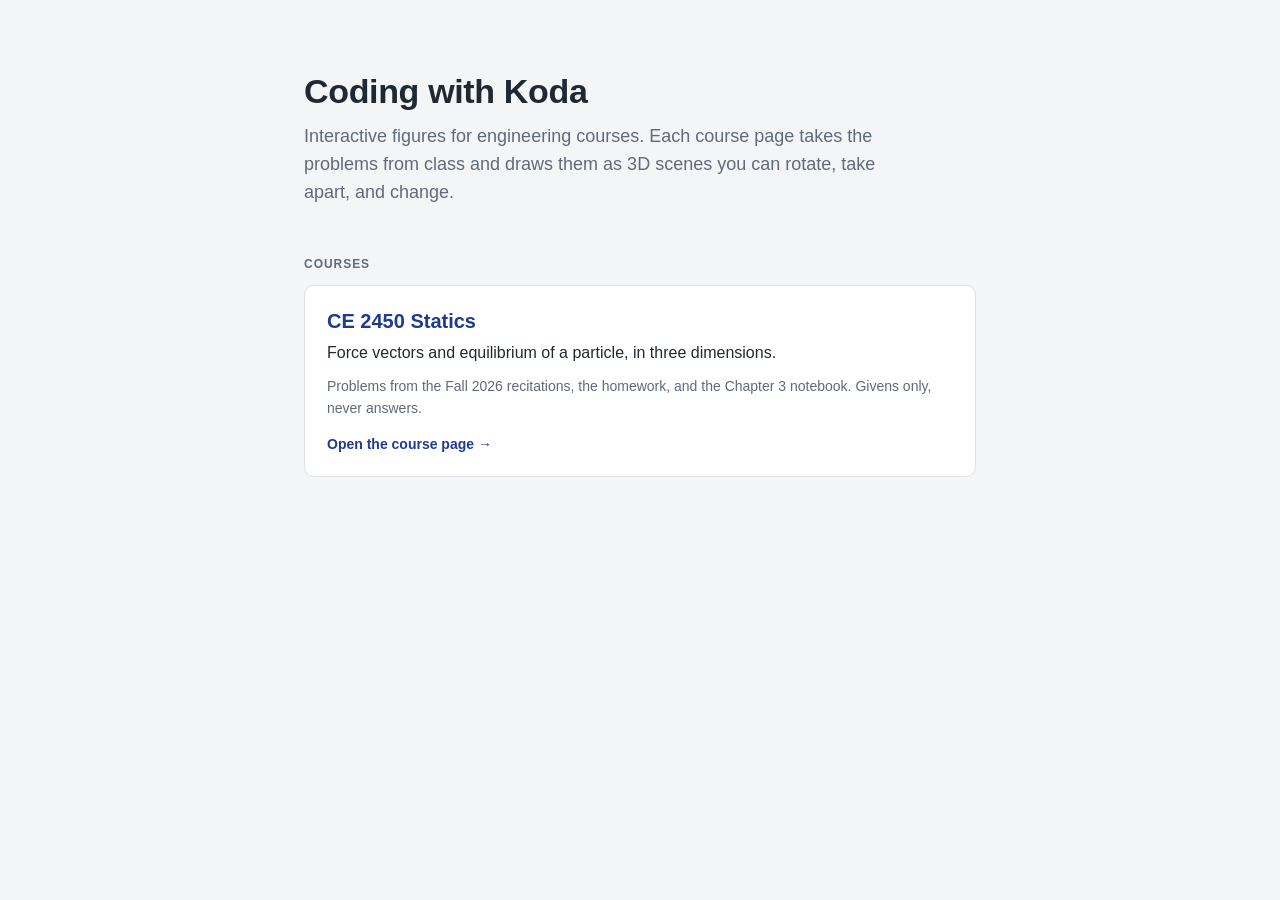
<file: index.html>
<!DOCTYPE html>
<html lang="en">
<head>
<meta charset="utf-8">
<meta name="viewport" content="width=device-width, initial-scale=1">
<title>Coding with Koda</title>
<meta name="robots" content="noindex">
<link rel="icon" href="data:image/svg+xml,<svg xmlns=%22http://www.w3.org/2000/svg%22 viewBox=%220 0 100 100%22><text y=%22.9em%22 font-size=%2290%22>📐</text></svg>">
<style>
  :root {
    --bg: #f4f5f7; --ink: #1f2933; --muted: #5f6b7a; --line: #dfe3e8; --accent: #1f3a93;
    --font: -apple-system, BlinkMacSystemFont, "Segoe UI", Helvetica, Arial, sans-serif;
  }
  * { box-sizing: border-box; }
  body { margin: 0; font: 16px/1.55 var(--font); color: var(--ink); background: var(--bg); }
  main { max-width: 720px; margin: 0 auto; padding: 72px 24px 80px; }
  h1 { font-size: 34px; line-height: 1.15; margin: 0 0 12px; letter-spacing: -0.01em; }
  .lede { font-size: 18px; color: var(--muted); margin: 0 0 48px; max-width: 58ch; }
  h2 { font-size: 12px; font-weight: 600; text-transform: uppercase; letter-spacing: 0.08em; color: var(--muted); margin: 0 0 12px; }
  .courses { display: grid; gap: 12px; }
  .card { display: block; background: #fff; border: 1px solid var(--line); border-radius: 10px; padding: 20px 22px;
          color: inherit; text-decoration: none; transition: border-color 0.15s, box-shadow 0.15s; }
  .card:hover, .card:focus-visible { border-color: #b8c0ca; box-shadow: 0 2px 12px rgba(31, 41, 51, 0.07); outline: none; }
  .card h3 { font-size: 20px; margin: 0 0 4px; color: var(--accent); }
  .card p { margin: 0; }
  .card .meta { margin-top: 10px; font-size: 14px; color: var(--muted); }
  .card .go { display: inline-block; margin-top: 14px; font-size: 14px; font-weight: 600; color: var(--accent); }
  @media (max-width: 600px) { main { padding-top: 40px; } h1 { font-size: 28px; } .lede { font-size: 16px; margin-bottom: 32px; } }
</style>
</head>
<body>
<main>
  <h1>Coding with Koda</h1>
  <p class="lede">Interactive figures for engineering courses. Each course page takes the problems from class and draws them as 3D scenes you can rotate, take apart, and change.</p>
  <h2>Courses</h2>
  <div class="courses">
    <a class="card" href="ce-2450/">
      <h3>CE 2450 Statics</h3>
      <p>Force vectors and equilibrium of a particle, in three dimensions.</p>
      <div class="meta">Problems from the Fall 2026 recitations, the homework, and the Chapter 3 notebook. Givens only, never answers.</div>
      <span class="go">Open the course page →</span>
    </a>
  </div>
</main>
</body>
</html>
</file>
